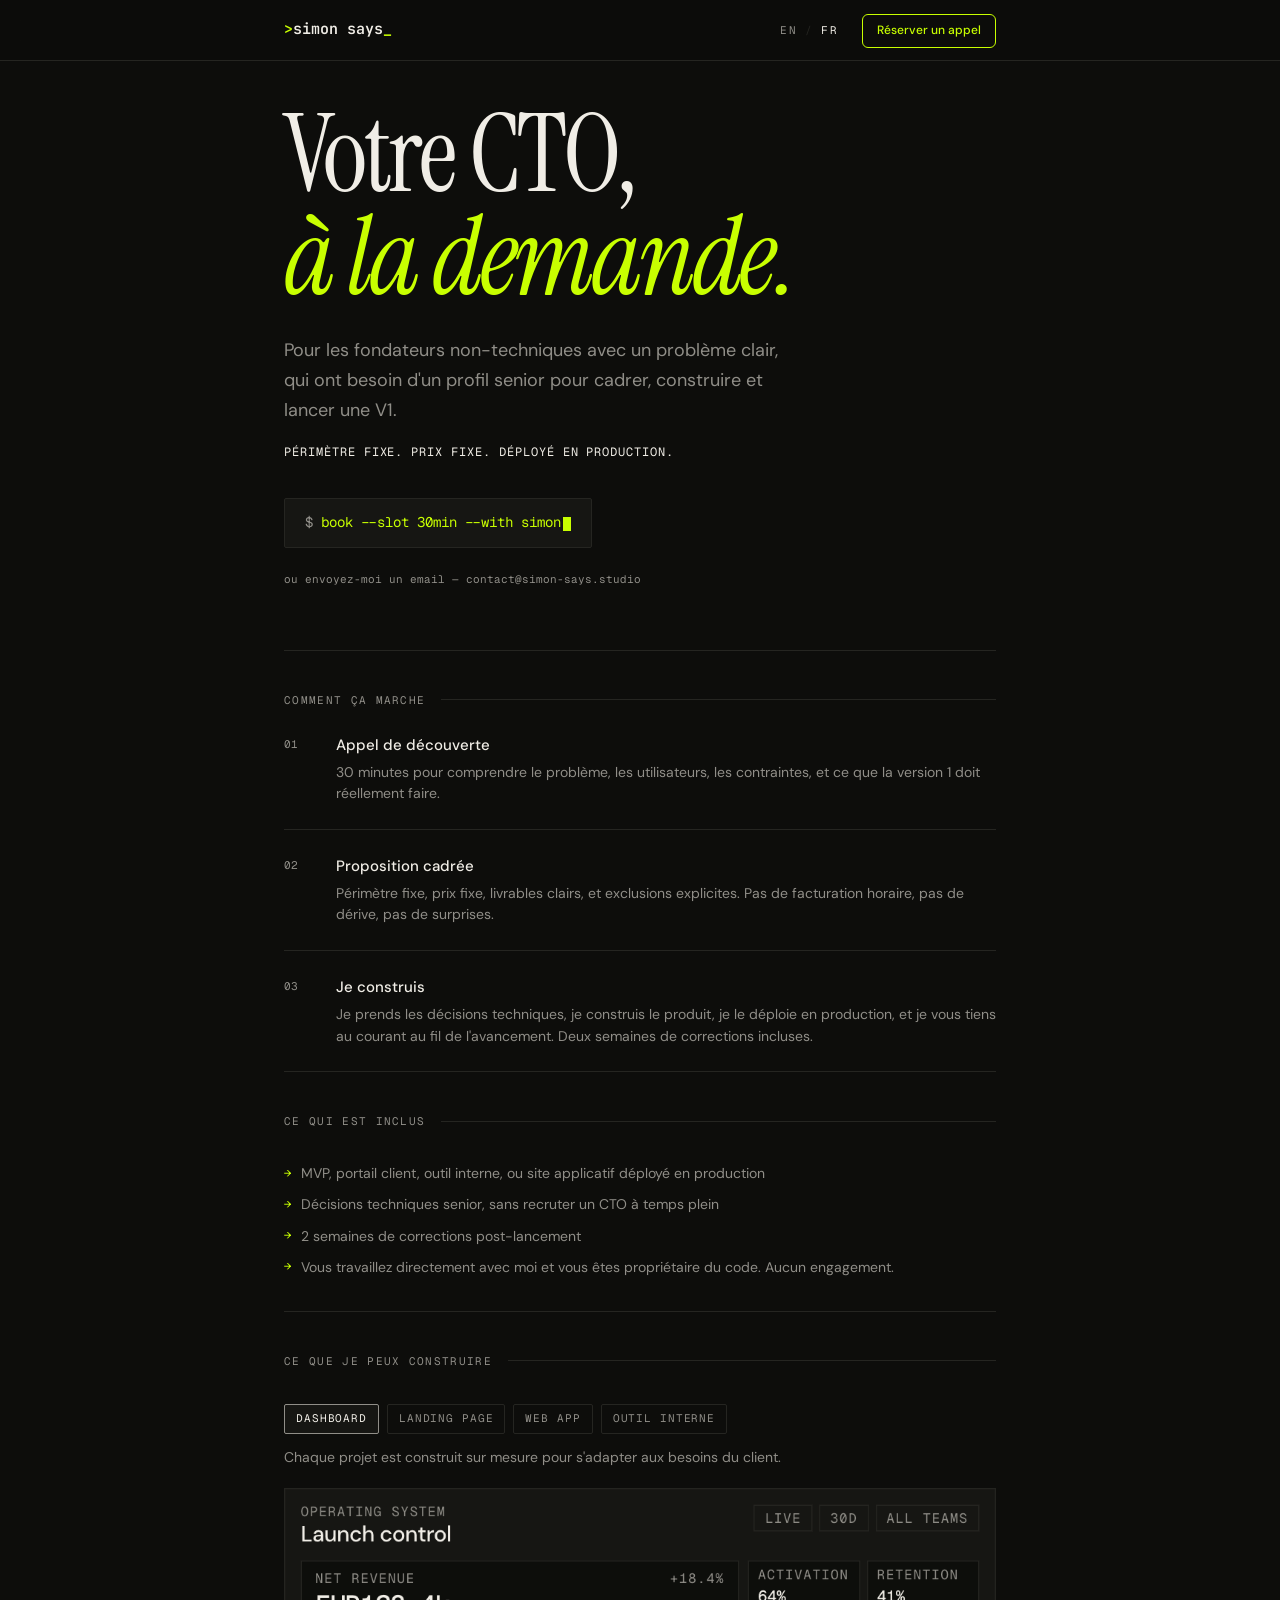
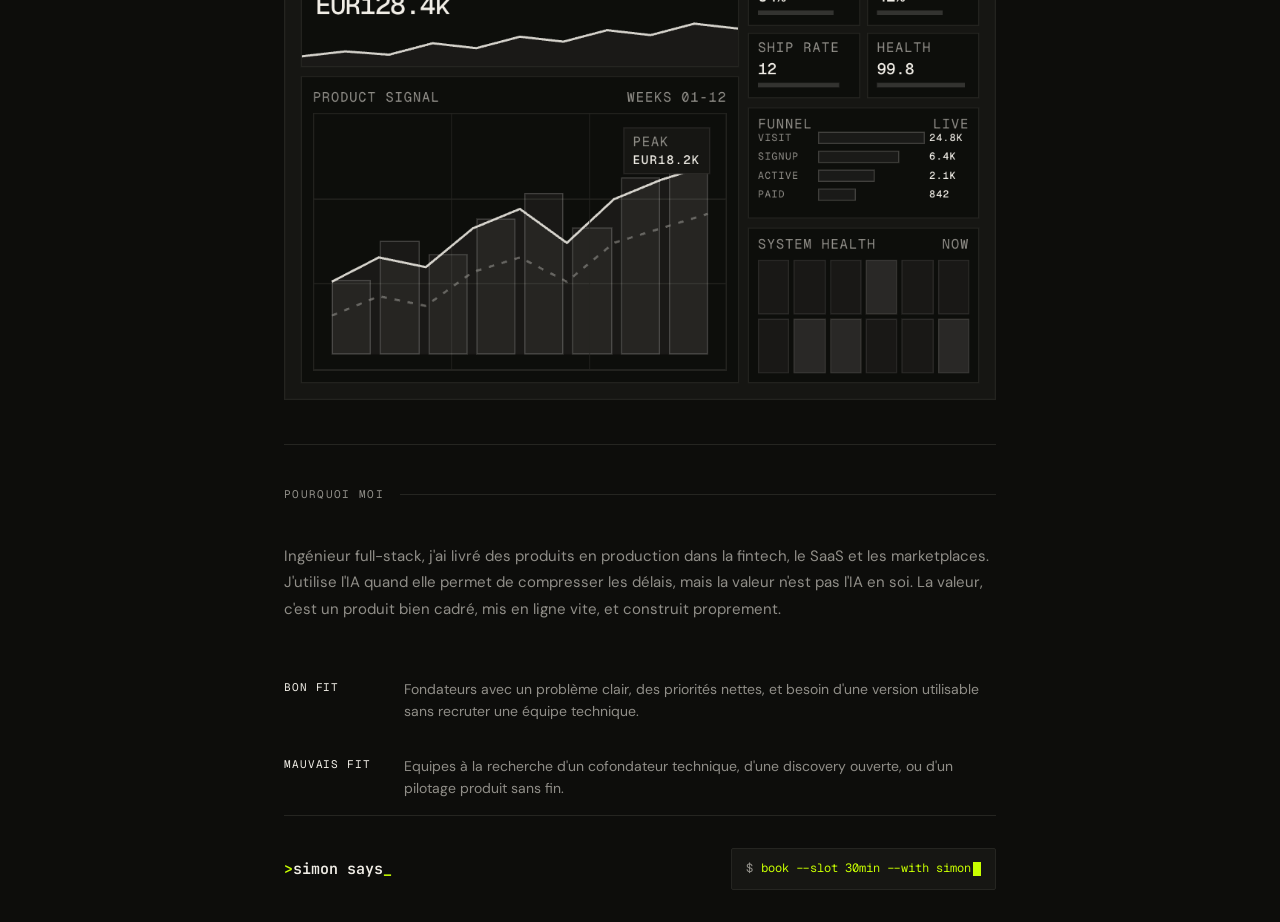
<file: index.html>
<!DOCTYPE html>
<html lang="fr">
<head>
  <meta charset="UTF-8">
  <meta name="viewport" content="width=device-width, initial-scale=1.0">
  <title>Simon — Builder CTO</title>
  <meta name="description" content="Votre CTO à la demande. Je prends les décisions techniques, je construis le produit, et je vous livre quelque chose qui fonctionne.">

  <!-- Open Graph -->
  <meta property="og:type"        content="website">
  <meta property="og:url"         content="https://simon-says.studio">
  <meta property="og:title"       content="Simon — Builder CTO">
  <meta property="og:description" content="Votre CTO à la demande. Je prends les décisions techniques, je construis le produit, et je vous livre quelque chose qui fonctionne.">

  <!-- Canonical + hreflang -->
  <link rel="canonical" href="https://simon-says.studio">
  <link rel="alternate" hreflang="en" href="https://simon-says.studio/en">
  <link rel="alternate" hreflang="fr" href="https://simon-says.studio">

  <!-- Favicon (inline SVG — no extra file) -->
  <link rel="icon" href="data:image/svg+xml,<svg xmlns='http://www.w3.org/2000/svg' viewBox='0 0 32 32'><rect width='32' height='32' fill='%230D0D0B'/><text x='50%25' y='50%25' dominant-baseline='central' text-anchor='middle' font-family='monospace' font-size='20' font-weight='600' fill='%23c8ff00'>&gt;_</text></svg>">

  <link rel="preconnect" href="https://fonts.googleapis.com">
  <link rel="preconnect" href="https://fonts.gstatic.com" crossorigin>
  <link href="https://fonts.googleapis.com/css2?family=Instrument+Serif:ital@0;1&amp;family=DM+Sans:ital,opsz,wght@0,9..40,300;0,9..40,400;0,9..40,500;1,9..40,300;1,9..40,400&amp;family=Geist+Mono:wght@300;400;500&amp;family=JetBrains+Mono:wght@600&amp;display=swap" rel="stylesheet">

  <link rel="stylesheet" href="styles.css">
</head>
<body>
  <div class="masthead-bar">
    <div class="masthead">
      <span class="masthead-logo"><span class="accent">&gt;</span>simon says<span class="accent">_</span></span>
      <div class="masthead-right">
        <nav class="lang-switch" aria-label="Langue">
          <a href="/en">EN</a>
          <span class="sep">/</span>
          <span class="active" aria-current="page">FR</span>
        </nav>
        <a href="https://calendly.com/contact-simon-says/30min" class="header-cta" target="_blank" rel="noopener">Réserver un appel</a>
      </div>
    </div>
  </div>

  <main class="container">

    <div class="hero">
      <h1 class="hero-title">Votre CTO,<em>à la demande.</em></h1>

      <p class="hero-sub">
        Pour les fondateurs non-techniques avec un problème clair, qui ont besoin d'un profil senior pour cadrer, construire et lancer une V1.
      </p>
      <p class="hero-meta">Périmètre fixe. Prix fixe. Déployé en production.</p>

      <a href="https://calendly.com/contact-simon-says/30min" class="terminal-cta" target="_blank" rel="noopener" aria-label="Réserver un appel de 30 minutes avec Simon">
        <span class="prompt">$</span>
        <span class="cmd">book --slot 30min --with simon<span class="cursor" aria-hidden="true"></span></span>
      </a>
      <br>
      <a href="mailto:contact@simon-says.studio" class="cta-fallback">ou envoyez-moi un email — contact@simon-says.studio</a>
    </div>

    <h2 class="section-label">Comment ça marche</h2>

    <div class="steps">
      <div class="step">
        <span class="step-num" aria-hidden="true">01</span>
        <div>
          <h3>Appel de découverte</h3>
          <p>30 minutes pour comprendre le problème, les utilisateurs, les contraintes, et ce que la version 1 doit réellement faire.</p>
        </div>
      </div>
      <div class="step">
        <span class="step-num" aria-hidden="true">02</span>
        <div>
          <h3>Proposition cadrée</h3>
          <p>Périmètre fixe, prix fixe, livrables clairs, et exclusions explicites. Pas de facturation horaire, pas de dérive, pas de surprises.</p>
        </div>
      </div>
      <div class="step">
        <span class="step-num" aria-hidden="true">03</span>
        <div>
          <h3>Je construis</h3>
          <p>Je prends les décisions techniques, je construis le produit, je le déploie en production, et je vous tiens au courant au fil de l'avancement. Deux semaines de corrections incluses.</p>
        </div>
      </div>
    </div>

    <h2 class="section-label">Ce qui est inclus</h2>

    <div class="includes">
      <ul class="includes-list">
        <li>MVP, portail client, outil interne, ou site applicatif déployé en production</li>
        <li>Décisions techniques senior, sans recruter un CTO à temps plein</li>
        <li>2 semaines de corrections post-lancement</li>
        <li>Vous travaillez directement avec moi et vous êtes propriétaire du code. Aucun engagement.</li>
      </ul>
    </div>

    <h2 class="section-label">Ce que je peux construire</h2>

    <div class="specimens" data-specimens aria-label="Exemples stylisés d'interfaces possibles">
      <div class="specimen-tabs" role="group" aria-label="Types d'interfaces">
        <button class="specimen-tab" type="button" id="specimen-dashboard-tab" aria-pressed="true" aria-controls="specimen-dashboard" data-specimen-target="specimen-dashboard">Dashboard</button>
        <button class="specimen-tab" type="button" id="specimen-landing-tab" aria-pressed="false" aria-controls="specimen-landing" data-specimen-target="specimen-landing">Landing page</button>
        <button class="specimen-tab" type="button" id="specimen-web-app-tab" aria-pressed="false" aria-controls="specimen-web-app" data-specimen-target="specimen-web-app">Web app</button>
        <button class="specimen-tab" type="button" id="specimen-internal-tool-tab" aria-pressed="false" aria-controls="specimen-internal-tool" data-specimen-target="specimen-internal-tool">Outil interne</button>
      </div>
      <p class="specimen-note">Chaque projet est construit sur mesure pour s'adapter aux besoins du client.</p>

      <div class="specimen-stage">
        <article class="specimen" id="specimen-dashboard" aria-labelledby="specimen-dashboard-tab">
          <figure class="specimen-frame">
            <img src="assets/specimens/dashboard.png" width="960" height="690" alt="Exemple stylisé et abstrait de dashboard produit">
          </figure>
        </article>

        <article class="specimen" id="specimen-landing" aria-labelledby="specimen-landing-tab" hidden>
          <figure class="specimen-frame">
            <img src="assets/specimens/landing.png" width="960" height="690" alt="Exemple stylisé et abstrait de page de lancement">
          </figure>
        </article>

        <article class="specimen" id="specimen-web-app" aria-labelledby="specimen-web-app-tab" hidden>
          <figure class="specimen-frame">
            <img src="assets/specimens/web-app.png" width="960" height="690" alt="Exemple stylisé et abstrait de web app">
          </figure>
        </article>

        <article class="specimen" id="specimen-internal-tool" aria-labelledby="specimen-internal-tool-tab" hidden>
          <figure class="specimen-frame">
            <img src="assets/specimens/internal-tool.png" width="960" height="690" alt="Exemple stylisé et abstrait d'outil interne">
          </figure>
        </article>
      </div>
    </div>

    <h2 class="section-label">Pourquoi moi</h2>

    <div class="about">
      <p>
        Ingénieur full-stack, j'ai livré des produits en production dans la fintech, le SaaS et les marketplaces. J'utilise l'IA quand elle permet de compresser les délais, mais la valeur n'est pas l'IA en soi. La valeur, c'est un produit bien cadré, mis en ligne vite, et construit proprement.
      </p>
    </div>

    <dl class="fit">
      <div class="fit-row">
        <dt class="fit-label">Bon fit</dt>
        <dd>Fondateurs avec un problème clair, des priorités nettes, et besoin d'une version utilisable sans recruter une équipe technique.</dd>
      </div>
      <div class="fit-row">
        <dt class="fit-label">Mauvais fit</dt>
        <dd>Equipes à la recherche d'un cofondateur technique, d'une discovery ouverte, ou d'un pilotage produit sans fin.</dd>
      </div>
    </dl>

    <footer class="site-footer">
      <span class="masthead-logo"><span class="accent">&gt;</span>simon says<span class="accent">_</span></span>
      <a href="https://calendly.com/contact-simon-says/30min" class="terminal-cta footer-cta" target="_blank" rel="noopener" aria-label="Réserver un appel de 30 minutes avec Simon">
        <span class="prompt">$</span>
        <span class="cmd">book --slot 30min --with simon<span class="cursor" aria-hidden="true"></span></span>
      </a>
    </footer>
  </main>
  <script src="site.js"></script>
</body>
</html>
</file>
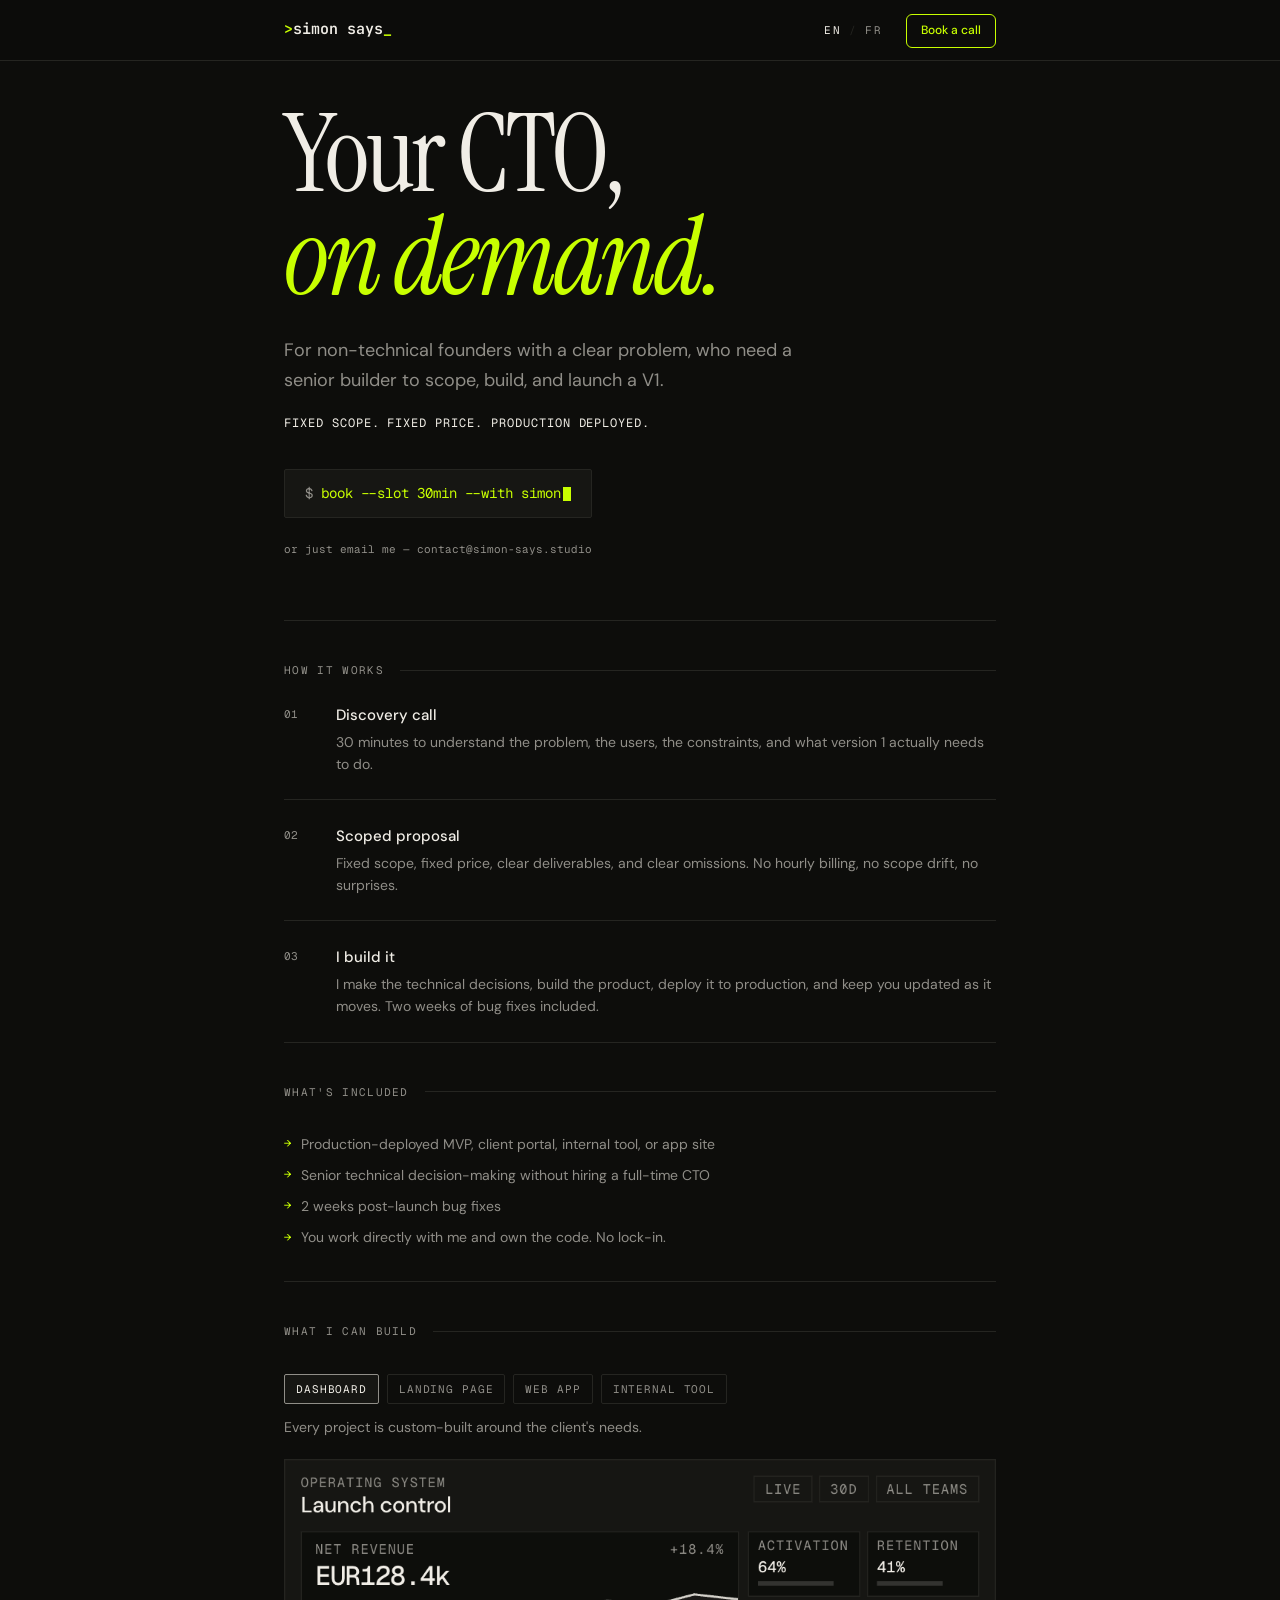
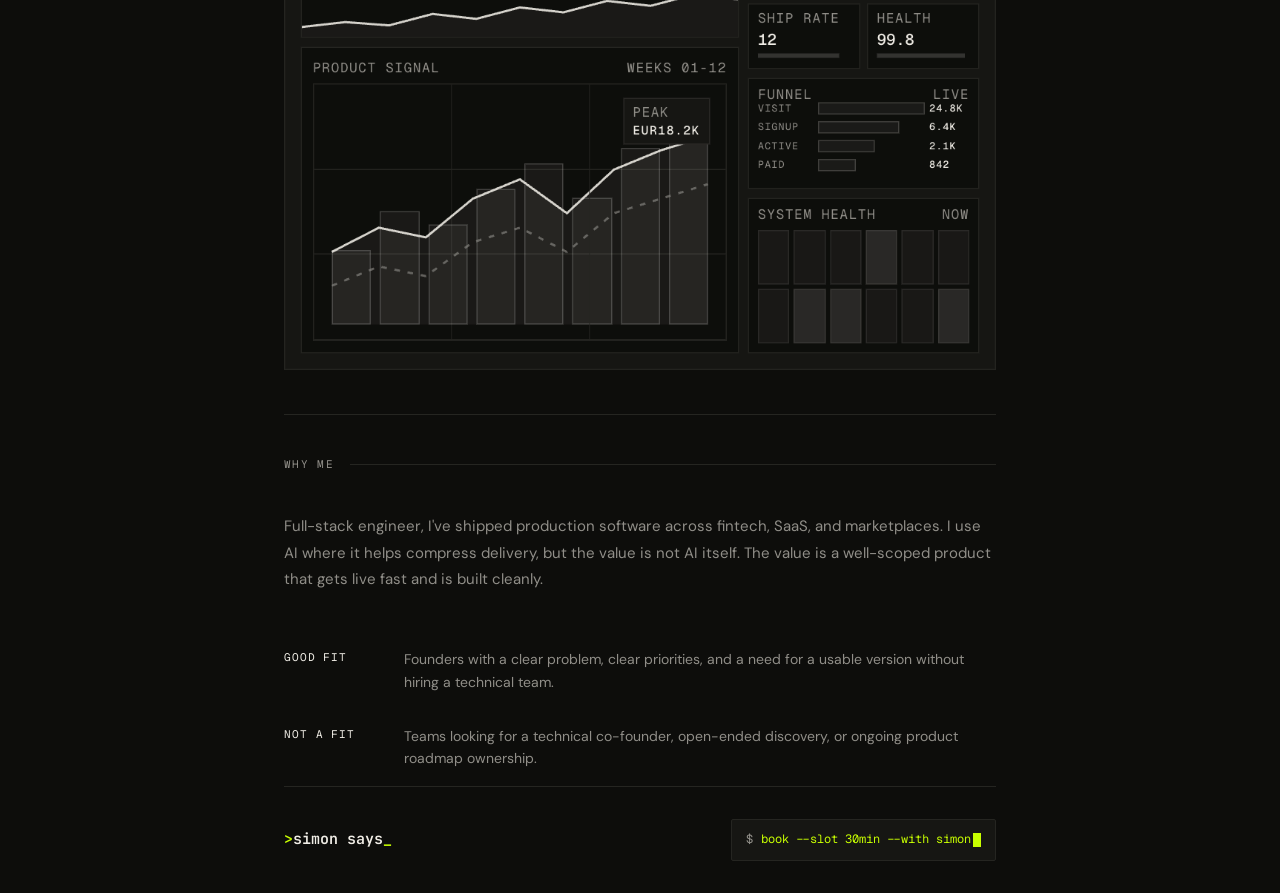
<file: en/index.html>
<!DOCTYPE html>
<html lang="en">
<head>
  <meta charset="UTF-8">
  <meta name="viewport" content="width=device-width, initial-scale=1.0">
  <title>Simon — Builder CTO</title>
  <meta name="description" content="Your CTO, on demand. I make the technical decisions, build the product, and hand you something that works.">

  <!-- Open Graph -->
  <meta property="og:type"        content="website">
  <meta property="og:url"         content="https://simon-says.studio/en">
  <meta property="og:title"       content="Simon — Builder CTO">
  <meta property="og:description" content="Your CTO, on demand. I make the technical decisions, build the product, and hand you something that works.">

  <!-- Canonical + hreflang -->
  <link rel="canonical" href="https://simon-says.studio/en">
  <link rel="alternate" hreflang="en" href="https://simon-says.studio/en">
  <link rel="alternate" hreflang="fr" href="https://simon-says.studio">

  <!-- Favicon (inline SVG — no extra file) -->
  <link rel="icon" href="data:image/svg+xml,<svg xmlns='http://www.w3.org/2000/svg' viewBox='0 0 32 32'><rect width='32' height='32' fill='%230D0D0B'/><text x='50%25' y='50%25' dominant-baseline='central' text-anchor='middle' font-family='monospace' font-size='20' font-weight='600' fill='%23c8ff00'>&gt;_</text></svg>">

  <link rel="preconnect" href="https://fonts.googleapis.com">
  <link rel="preconnect" href="https://fonts.gstatic.com" crossorigin>
  <link href="https://fonts.googleapis.com/css2?family=Instrument+Serif:ital@0;1&amp;family=DM+Sans:ital,opsz,wght@0,9..40,300;0,9..40,400;0,9..40,500;1,9..40,300;1,9..40,400&amp;family=Geist+Mono:wght@300;400;500&amp;family=JetBrains+Mono:wght@600&amp;display=swap" rel="stylesheet">

  <link rel="stylesheet" href="../styles.css">
</head>
<body>
  <div class="masthead-bar">
    <div class="masthead">
      <span class="masthead-logo"><span class="accent">&gt;</span>simon says<span class="accent">_</span></span>
      <div class="masthead-right">
        <nav class="lang-switch" aria-label="Language">
          <span class="active" aria-current="page">EN</span>
          <span class="sep">/</span>
          <a href="/">FR</a>
        </nav>
        <a href="https://calendly.com/contact-simon-says/30min" class="header-cta" target="_blank" rel="noopener">Book a call</a>
      </div>
    </div>
  </div>

  <main class="container">

    <div class="hero">
      <h1 class="hero-title">Your CTO,<em>on demand.</em></h1>

      <p class="hero-sub">
        For non-technical founders with a clear problem, who need a senior builder to scope, build, and launch a V1.
      </p>
      <p class="hero-meta">Fixed scope. Fixed price. Production deployed.</p>

      <a href="https://calendly.com/contact-simon-says/30min" class="terminal-cta" target="_blank" rel="noopener" aria-label="Book a 30-minute call with Simon">
        <span class="prompt">$</span>
        <span class="cmd">book --slot 30min --with simon<span class="cursor" aria-hidden="true"></span></span>
      </a>
      <br>
      <a href="mailto:contact@simon-says.studio" class="cta-fallback">or just email me — contact@simon-says.studio</a>
    </div>

    <h2 class="section-label">How it works</h2>

    <div class="steps">
      <div class="step">
        <span class="step-num" aria-hidden="true">01</span>
        <div>
          <h3>Discovery call</h3>
          <p>30 minutes to understand the problem, the users, the constraints, and what version 1 actually needs to do.</p>
        </div>
      </div>
      <div class="step">
        <span class="step-num" aria-hidden="true">02</span>
        <div>
          <h3>Scoped proposal</h3>
          <p>Fixed scope, fixed price, clear deliverables, and clear omissions. No hourly billing, no scope drift, no surprises.</p>
        </div>
      </div>
      <div class="step">
        <span class="step-num" aria-hidden="true">03</span>
        <div>
          <h3>I build it</h3>
          <p>I make the technical decisions, build the product, deploy it to production, and keep you updated as it moves. Two weeks of bug fixes included.</p>
        </div>
      </div>
    </div>

    <h2 class="section-label">What's included</h2>

    <div class="includes">
      <ul class="includes-list">
        <li>Production-deployed MVP, client portal, internal tool, or app site</li>
        <li>Senior technical decision-making without hiring a full-time CTO</li>
        <li>2 weeks post-launch bug fixes</li>
        <li>You work directly with me and own the code. No lock-in.</li>
      </ul>
    </div>

    <h2 class="section-label">What I can build</h2>

    <div class="specimens" data-specimens aria-label="Stylized examples of possible interfaces">
      <div class="specimen-tabs" role="group" aria-label="Interface types">
        <button class="specimen-tab" type="button" id="specimen-dashboard-tab" aria-pressed="true" aria-controls="specimen-dashboard" data-specimen-target="specimen-dashboard">Dashboard</button>
        <button class="specimen-tab" type="button" id="specimen-landing-tab" aria-pressed="false" aria-controls="specimen-landing" data-specimen-target="specimen-landing">Landing page</button>
        <button class="specimen-tab" type="button" id="specimen-web-app-tab" aria-pressed="false" aria-controls="specimen-web-app" data-specimen-target="specimen-web-app">Web app</button>
        <button class="specimen-tab" type="button" id="specimen-internal-tool-tab" aria-pressed="false" aria-controls="specimen-internal-tool" data-specimen-target="specimen-internal-tool">Internal tool</button>
      </div>
      <p class="specimen-note">Every project is custom-built around the client's needs.</p>

      <div class="specimen-stage">
        <article class="specimen" id="specimen-dashboard" aria-labelledby="specimen-dashboard-tab">
          <figure class="specimen-frame">
            <img src="../assets/specimens/dashboard.png" width="960" height="690" alt="Stylized abstract example of a product dashboard">
          </figure>
        </article>

        <article class="specimen" id="specimen-landing" aria-labelledby="specimen-landing-tab" hidden>
          <figure class="specimen-frame">
            <img src="../assets/specimens/landing.png" width="960" height="690" alt="Stylized abstract example of a launch page">
          </figure>
        </article>

        <article class="specimen" id="specimen-web-app" aria-labelledby="specimen-web-app-tab" hidden>
          <figure class="specimen-frame">
            <img src="../assets/specimens/web-app.png" width="960" height="690" alt="Stylized abstract example of a web app workspace">
          </figure>
        </article>

        <article class="specimen" id="specimen-internal-tool" aria-labelledby="specimen-internal-tool-tab" hidden>
          <figure class="specimen-frame">
            <img src="../assets/specimens/internal-tool.png" width="960" height="690" alt="Stylized abstract example of an internal admin tool">
          </figure>
        </article>
      </div>
    </div>

    <h2 class="section-label">Why me</h2>

    <div class="about">
      <p>
        Full-stack engineer, I've shipped production software across fintech, SaaS, and marketplaces. I use AI where it helps compress delivery, but the value is not AI itself. The value is a well-scoped product that gets live fast and is built cleanly.
      </p>
    </div>

    <dl class="fit">
      <div class="fit-row">
        <dt class="fit-label">Good fit</dt>
        <dd>Founders with a clear problem, clear priorities, and a need for a usable version without hiring a technical team.</dd>
      </div>
      <div class="fit-row">
        <dt class="fit-label">Not a fit</dt>
        <dd>Teams looking for a technical co-founder, open-ended discovery, or ongoing product roadmap ownership.</dd>
      </div>
    </dl>

    <footer class="site-footer">
      <span class="masthead-logo"><span class="accent">&gt;</span>simon says<span class="accent">_</span></span>
      <a href="https://calendly.com/contact-simon-says/30min" class="terminal-cta footer-cta" target="_blank" rel="noopener" aria-label="Book a 30-minute call with Simon">
        <span class="prompt">$</span>
        <span class="cmd">book --slot 30min --with simon<span class="cursor" aria-hidden="true"></span></span>
      </a>
    </footer>
  </main>
  <script src="../site.js"></script>
</body>
</html>
</file>
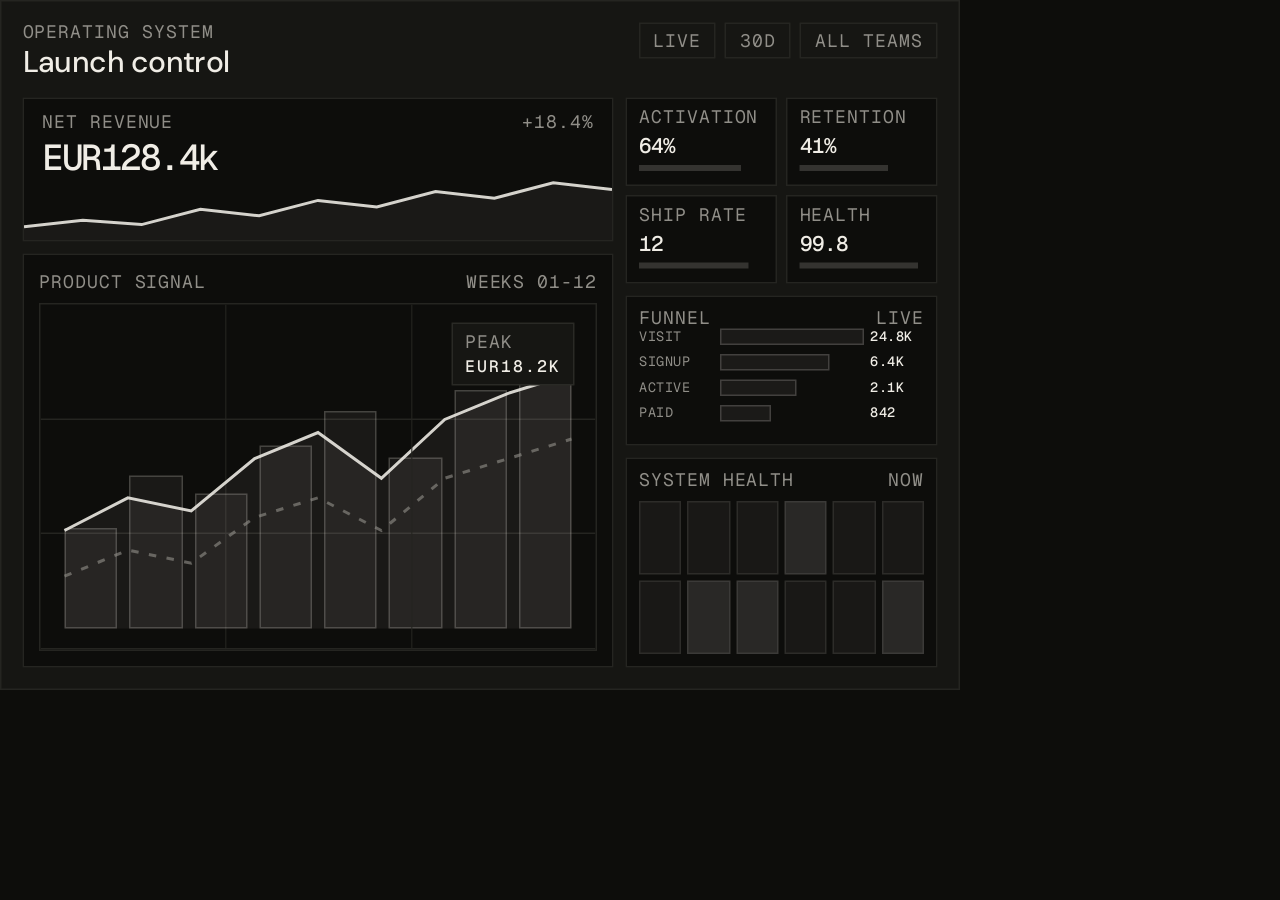
<file: specimens/dashboard.html>
<!DOCTYPE html>
<html lang="en">
<head>
  <meta charset="UTF-8">
  <meta name="viewport" content="width=device-width, initial-scale=1.0">
  <title>Dashboard specimen</title>
  <link rel="preconnect" href="https://fonts.googleapis.com">
  <link rel="preconnect" href="https://fonts.gstatic.com" crossorigin>
  <link href="https://fonts.googleapis.com/css2?family=DM+Sans:opsz,wght@9..40,400;9..40,500&amp;family=Geist+Mono:wght@400;500&amp;display=swap" rel="stylesheet">
  <link rel="stylesheet" href="specimens.css">
</head>
<body class="capture-card">
  <main class="capture">
    <section class="screen dashboard" aria-label="Abstract dashboard interface specimen">
      <header class="dashboard-header">
        <div>
          <p class="mono muted">Operating system</p>
          <h1 class="dashboard-title">Launch control</h1>
        </div>
        <div class="dashboard-meta">
          <span class="chip mono">Live</span>
          <span class="chip mono">30d</span>
          <span class="chip mono">All teams</span>
        </div>
      </header>

      <section class="dashboard-body">
        <div class="dashboard-main">
          <article class="hero-kpi panel">
            <div class="hero-kpi-top mono muted">
              <span>Net revenue</span>
              <span>+18.4%</span>
            </div>
            <strong>EUR128.4k</strong>
            <div class="sparkline" aria-hidden="true">
              <svg viewBox="0 0 280 60" preserveAspectRatio="none" aria-hidden="true" focusable="false">
                <path class="spark-area" d="M0 48 L28 42 L56 46 L84 32 L112 38 L140 24 L168 30 L196 16 L224 22 L252 8 L280 14 L280 60 L0 60 Z"/>
                <path class="spark-path" d="M0 48 L28 42 L56 46 L84 32 L112 38 L140 24 L168 30 L196 16 L224 22 L252 8 L280 14"/>
              </svg>
            </div>
          </article>

          <div class="command-chart panel">
            <div class="panel-head mono muted">
              <span>Product signal</span>
              <span>Weeks 01-12</span>
            </div>
            <div class="chart-stage">
              <div class="chart-gridlines" aria-hidden="true">
                <span></span>
                <span></span>
                <span></span>
              </div>
              <div class="chart-bars" aria-hidden="true">
                <span style="--h: 34%"></span>
                <span style="--h: 52%"></span>
                <span style="--h: 46%"></span>
                <span style="--h: 62%"></span>
                <span style="--h: 74%"></span>
                <span style="--h: 58%"></span>
                <span style="--h: 81%"></span>
                <span style="--h: 88%"></span>
              </div>
              <svg class="trend-chart" viewBox="0 0 480 90" preserveAspectRatio="none" aria-hidden="true" focusable="false">
                <path class="trend-area" d="M0 60 L60 50 L120 54 L180 38 L240 30 L300 44 L360 26 L420 18 L480 12 L480 90 L0 90 Z"/>
                <path class="trend-path" d="M0 60 L60 50 L120 54 L180 38 L240 30 L300 44 L360 26 L420 18 L480 12"/>
                <path class="trend-path trend-path-muted" d="M0 74 L60 66 L120 70 L180 56 L240 50 L300 60 L360 44 L420 38 L480 32"/>
              </svg>
              <div class="chart-callout mono">
                <span>Peak</span>
                <strong>EUR18.2k</strong>
              </div>
            </div>
          </div>
        </div>

        <aside class="dashboard-side">
          <div class="metrics">
            <div class="metric panel" style="--w: 82%">
              <span class="mono muted">Activation</span>
              <strong>64%</strong>
              <span class="metric-bar"></span>
            </div>
            <div class="metric panel" style="--w: 71%">
              <span class="mono muted">Retention</span>
              <strong>41%</strong>
              <span class="metric-bar"></span>
            </div>
            <div class="metric panel" style="--w: 88%">
              <span class="mono muted">Ship rate</span>
              <strong>12</strong>
              <span class="metric-bar"></span>
            </div>
            <div class="metric panel" style="--w: 95%">
              <span class="mono muted">Health</span>
              <strong>99.8</strong>
              <span class="metric-bar"></span>
            </div>
          </div>

          <section class="funnel panel">
            <div class="panel-head mono muted">
              <span>Funnel</span>
              <span>Live</span>
            </div>
            <div class="funnel-bars">
              <div class="funnel-row" style="--w: 100%"><span>Visit</span><strong>24.8k</strong></div>
              <div class="funnel-row" style="--w: 76%"><span>Signup</span><strong>6.4k</strong></div>
              <div class="funnel-row" style="--w: 52%"><span>Active</span><strong>2.1k</strong></div>
              <div class="funnel-row" style="--w: 34%"><span>Paid</span><strong>842</strong></div>
            </div>
          </section>

          <section class="health panel">
            <div class="panel-head mono muted">
              <span>System health</span>
              <span>Now</span>
            </div>
            <div class="health-grid">
              <span></span><span></span><span></span><span></span><span></span><span></span>
              <span></span><span></span><span></span><span></span><span></span><span></span>
            </div>
          </section>
        </aside>
      </section>
    </section>
  </main>
</body>
</html>
</file>
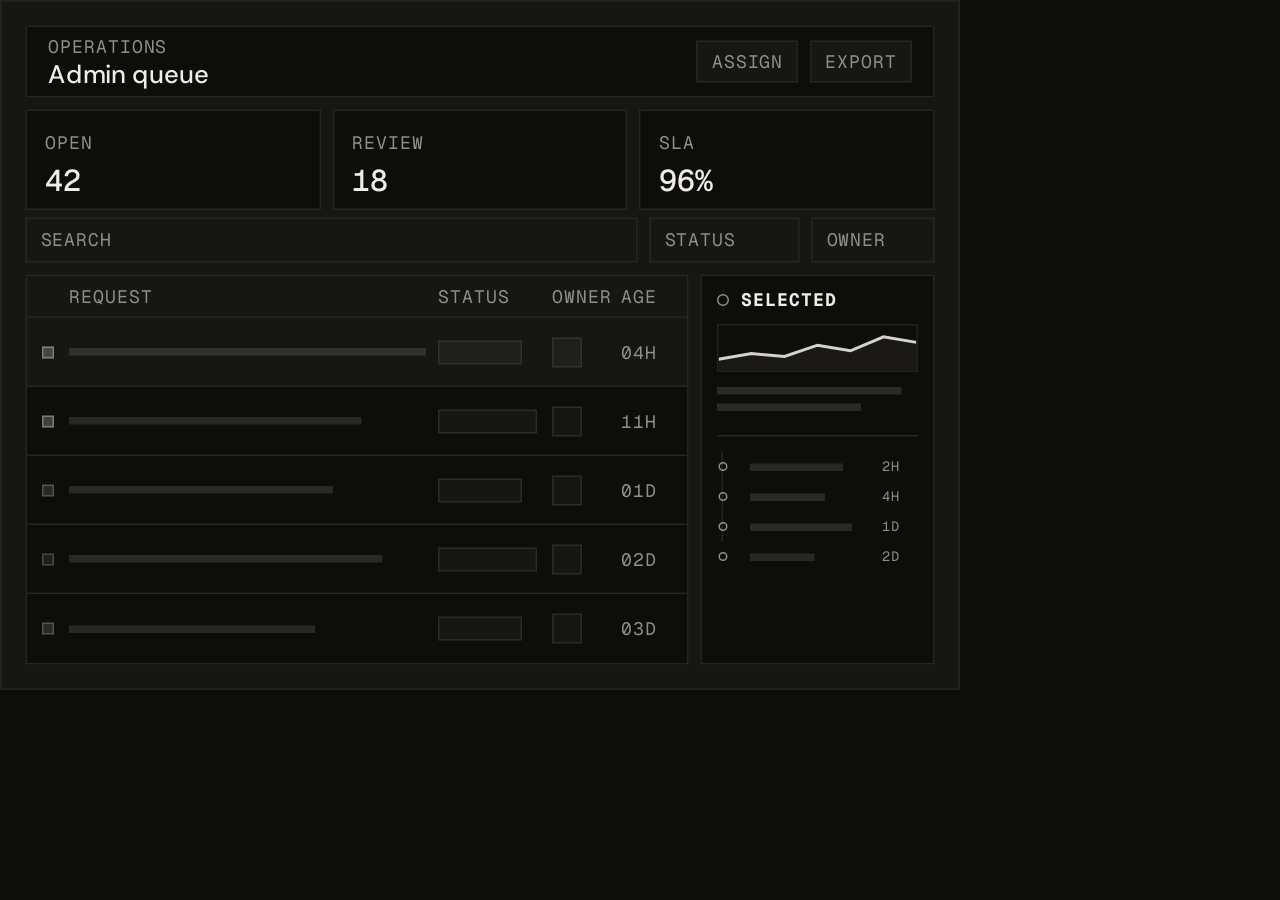
<file: specimens/internal-tool.html>
<!DOCTYPE html>
<html lang="en">
<head>
  <meta charset="UTF-8">
  <meta name="viewport" content="width=device-width, initial-scale=1.0">
  <title>Internal tool specimen</title>
  <link rel="preconnect" href="https://fonts.googleapis.com">
  <link rel="preconnect" href="https://fonts.gstatic.com" crossorigin>
  <link href="https://fonts.googleapis.com/css2?family=DM+Sans:opsz,wght@9..40,400;9..40,500&amp;family=Geist+Mono:wght@400;500&amp;display=swap" rel="stylesheet">
  <link rel="stylesheet" href="specimens.css">
</head>
<body class="capture-card">
  <main class="capture">
    <section class="screen tool" aria-label="Abstract internal tool interface specimen">
      <header class="tool-top panel">
        <div>
          <span class="mono muted">Operations</span>
          <strong>Admin queue</strong>
        </div>
        <div class="tool-actions">
          <span class="chip mono">Assign</span>
          <span class="chip mono">Export</span>
        </div>
      </header>

      <section class="tool-metrics">
        <div class="panel">
          <span class="mono muted">Open</span>
          <strong>42</strong>
        </div>
        <div class="panel">
          <span class="mono muted">Review</span>
          <strong>18</strong>
        </div>
        <div class="panel">
          <span class="mono muted">SLA</span>
          <strong>96%</strong>
        </div>
      </section>

      <section class="tool-filters">
        <span class="chip mono">Search</span>
        <span class="chip mono">Status</span>
        <span class="chip mono">Owner</span>
      </section>

      <section class="tool-body">
        <div class="tool-table panel">
          <div class="tool-row tool-head mono muted">
            <span></span>
            <span>Request</span>
            <span>Status</span>
            <span>Owner</span>
            <span>Age</span>
          </div>
          <div class="tool-row is-selected">
            <span class="prio prio-high"></span>
            <span class="bar"></span>
            <b class="status-pill"></b>
            <i></i>
            <em class="mono muted">04h</em>
          </div>
          <div class="tool-row">
            <span class="prio prio-high"></span>
            <span class="bar" style="--w: 82%"></span>
            <b class="status-pill is-wide"></b>
            <i></i>
            <em class="mono muted">11h</em>
          </div>
          <div class="tool-row">
            <span class="prio prio-mid"></span>
            <span class="bar" style="--w: 74%"></span>
            <b class="status-pill"></b>
            <i></i>
            <em class="mono muted">01d</em>
          </div>
          <div class="tool-row">
            <span class="prio"></span>
            <span class="bar" style="--w: 88%"></span>
            <b class="status-pill is-wide"></b>
            <i></i>
            <em class="mono muted">02d</em>
          </div>
          <div class="tool-row">
            <span class="prio prio-mid"></span>
            <span class="bar" style="--w: 69%"></span>
            <b class="status-pill"></b>
            <i></i>
            <em class="mono muted">03d</em>
          </div>
        </div>

        <aside class="tool-detail panel">
          <div class="detail-head">
            <span class="dot"></span>
            <strong class="mono">Selected</strong>
          </div>
          <div class="detail-mini-chart">
            <svg viewBox="0 0 126 32" preserveAspectRatio="none" aria-hidden="true" focusable="false">
              <path class="spark-area" d="M0 24 L21 20 L42 22 L63 14 L84 18 L105 8 L126 12 L126 32 L0 32 Z"/>
              <path class="spark-path" d="M0 24 L21 20 L42 22 L63 14 L84 18 L105 8 L126 12"/>
            </svg>
          </div>
          <div class="detail-block">
            <span></span>
            <span style="--w: 72%"></span>
          </div>
          <div class="detail-timeline">
            <div class="tl-entry">
              <span class="tl-dot"></span>
              <span class="bar" style="--w: 78%"></span>
              <em class="mono muted">2h</em>
            </div>
            <div class="tl-entry">
              <span class="tl-dot"></span>
              <span class="bar" style="--w: 62%"></span>
              <em class="mono muted">4h</em>
            </div>
            <div class="tl-entry">
              <span class="tl-dot"></span>
              <span class="bar" style="--w: 85%"></span>
              <em class="mono muted">1d</em>
            </div>
            <div class="tl-entry">
              <span class="tl-dot"></span>
              <span class="bar" style="--w: 54%"></span>
              <em class="mono muted">2d</em>
            </div>
          </div>
        </aside>
      </section>
    </section>
  </main>
</body>
</html>
</file>
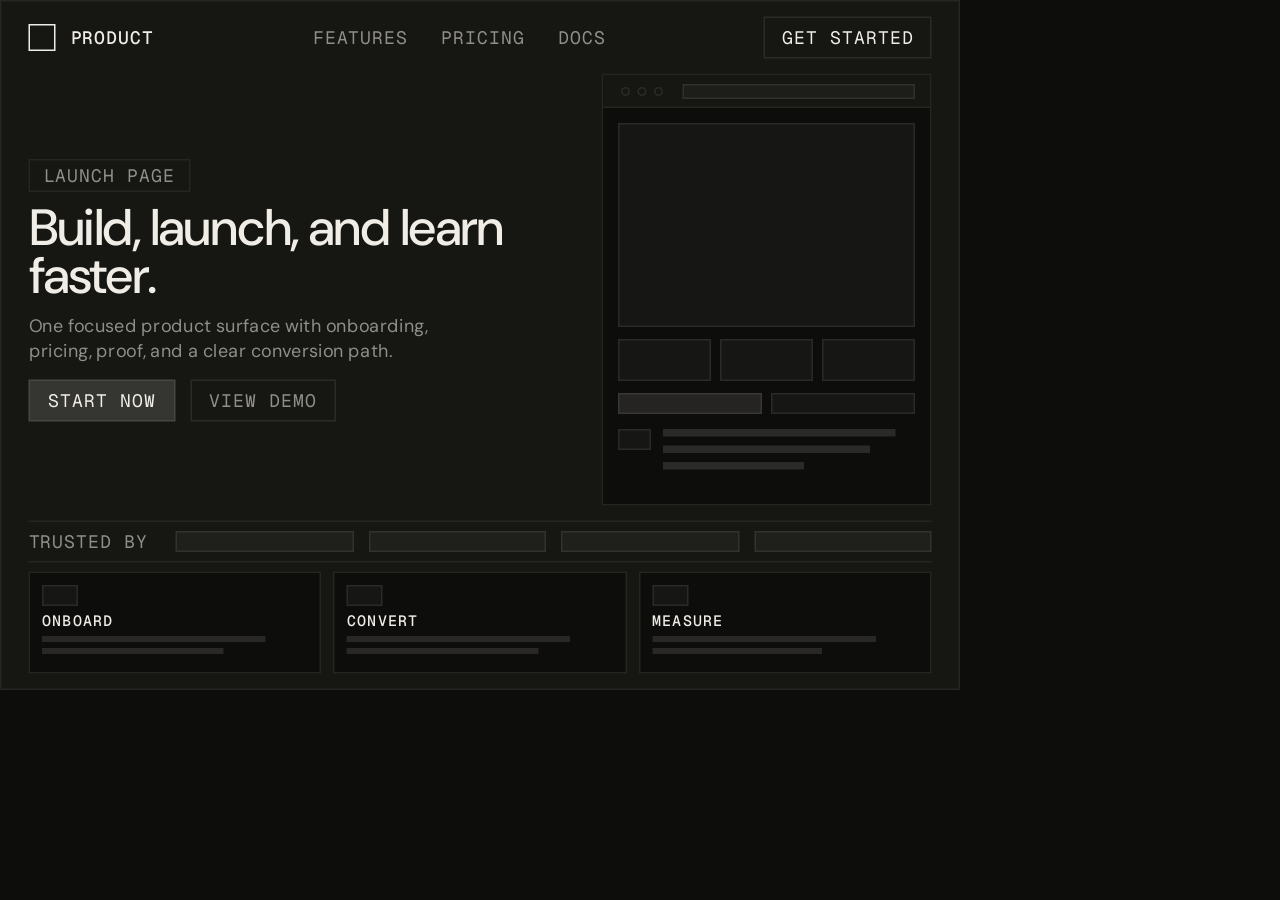
<file: specimens/landing.html>
<!DOCTYPE html>
<html lang="en">
<head>
  <meta charset="UTF-8">
  <meta name="viewport" content="width=device-width, initial-scale=1.0">
  <title>Landing page specimen</title>
  <link rel="preconnect" href="https://fonts.googleapis.com">
  <link rel="preconnect" href="https://fonts.gstatic.com" crossorigin>
  <link href="https://fonts.googleapis.com/css2?family=DM+Sans:opsz,wght@9..40,400;9..40,500&amp;family=Geist+Mono:wght@400;500&amp;display=swap" rel="stylesheet">
  <link rel="stylesheet" href="specimens.css">
</head>
<body class="capture-card">
  <main class="capture">
    <section class="screen landing" aria-label="Abstract landing page interface specimen">
      <header class="landing-nav">
        <div class="landing-logo">
          <span></span>
          <strong>Product</strong>
        </div>
        <nav class="landing-links mono" aria-label="Landing page navigation">
          <span>Features</span>
          <span>Pricing</span>
          <span>Docs</span>
        </nav>
        <span class="landing-nav-cta mono">Get started</span>
      </header>

      <section class="landing-hero">
        <div class="landing-hero-copy">
          <span class="landing-kicker mono">Launch page</span>
          <h1>Build, launch, and learn faster.</h1>
          <p>One focused product surface with onboarding, pricing, proof, and a clear conversion path.</p>
          <div class="landing-actions">
            <span class="landing-primary mono">Start now</span>
            <span class="landing-secondary mono">View demo</span>
          </div>
        </div>

        <aside class="landing-offer-panel panel" aria-label="Abstract offer panel">
          <div class="browser-chrome">
            <i></i><i></i><i></i>
            <span class="browser-bar"></span>
          </div>
          <div class="browser-body">
            <div class="browser-hero-img"></div>
            <div class="browser-stats">
              <span></span>
              <span></span>
              <span></span>
            </div>
            <div class="browser-cta">
              <span></span>
              <span></span>
            </div>
            <div class="browser-proof">
              <span class="quote-mark"></span>
              <div>
                <p></p>
                <p style="--w: 82%"></p>
                <p style="--w: 56%"></p>
              </div>
            </div>
          </div>
        </aside>
      </section>

      <section class="landing-proof mono" aria-label="Abstract proof strip">
        <span>Trusted by</span>
        <i></i>
        <i></i>
        <i></i>
        <i></i>
      </section>

      <section class="landing-feature-grid">
        <article>
          <span class="feature-icon"></span>
          <strong class="mono">Onboard</strong>
          <p></p>
          <p style="--w: 68%"></p>
        </article>
        <article>
          <span class="feature-icon"></span>
          <strong class="mono">Convert</strong>
          <p></p>
          <p style="--w: 72%"></p>
        </article>
        <article>
          <span class="feature-icon"></span>
          <strong class="mono">Measure</strong>
          <p></p>
          <p style="--w: 64%"></p>
        </article>
      </section>
    </section>
  </main>
</body>
</html>
</file>
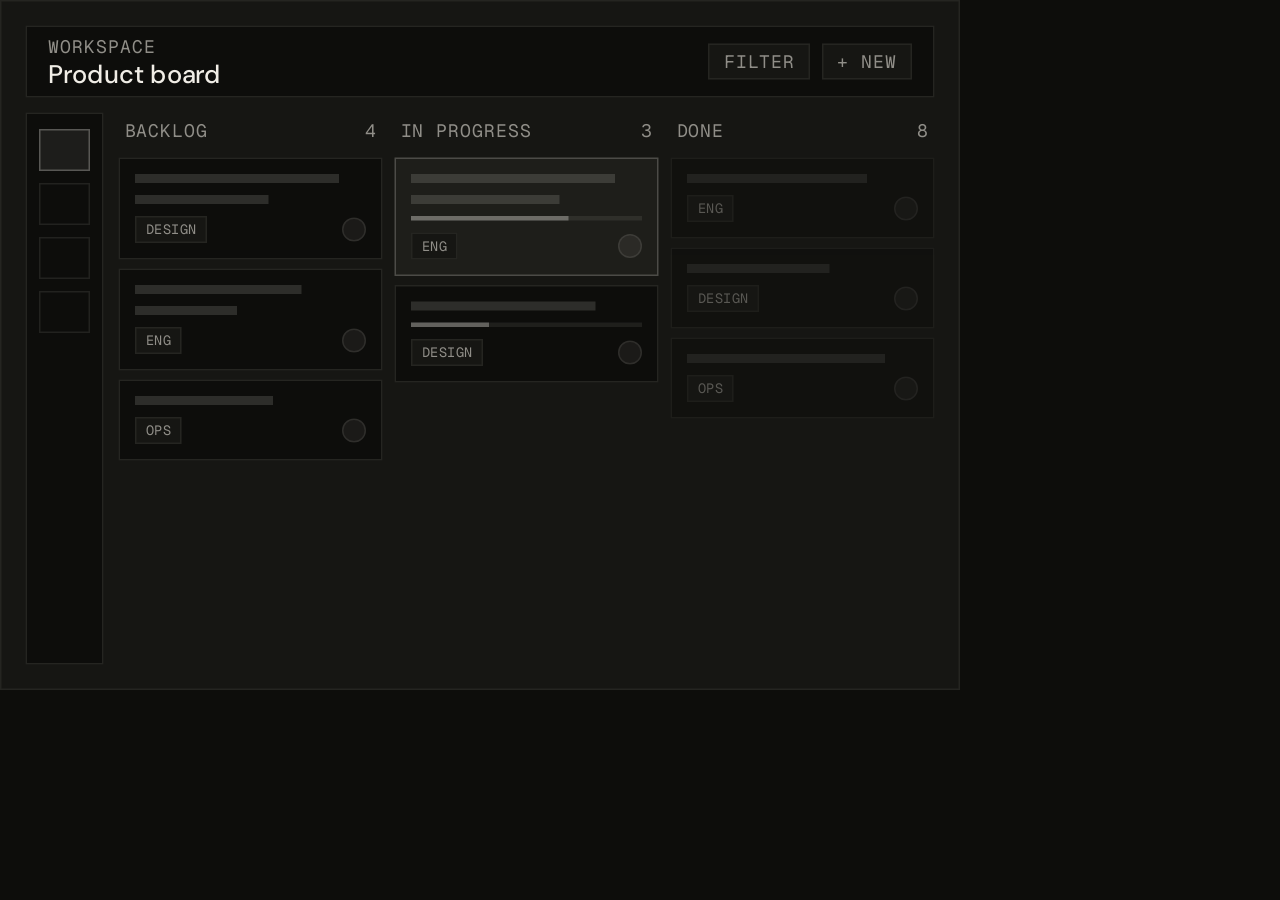
<file: specimens/web-app.html>
<!DOCTYPE html>
<html lang="en">
<head>
  <meta charset="UTF-8">
  <meta name="viewport" content="width=device-width, initial-scale=1.0">
  <title>Web app specimen</title>
  <link rel="preconnect" href="https://fonts.googleapis.com">
  <link rel="preconnect" href="https://fonts.gstatic.com" crossorigin>
  <link href="https://fonts.googleapis.com/css2?family=DM+Sans:opsz,wght@9..40,400;9..40,500&amp;family=Geist+Mono:wght@400;500&amp;display=swap" rel="stylesheet">
  <link rel="stylesheet" href="specimens.css">
</head>
<body class="capture-card">
  <main class="capture">
    <section class="screen board" aria-label="Abstract web app interface specimen">
      <header class="board-top panel">
        <div>
          <span class="mono muted">Workspace</span>
          <strong>Product board</strong>
        </div>
        <div class="board-top-actions">
          <span class="chip mono">Filter</span>
          <span class="chip mono">+ New</span>
        </div>
      </header>

      <section class="board-shell">
        <aside class="board-rail panel" aria-hidden="true">
          <span class="is-active"></span>
          <span></span>
          <span></span>
          <span></span>
        </aside>

        <section class="board-columns">
          <div class="board-col">
            <div class="board-col-head mono muted">
              <span>Backlog</span>
              <span>4</span>
            </div>
            <div class="board-card panel">
              <b></b>
              <b style="--w: 58%"></b>
              <div class="card-foot">
                <span class="chip mono">Design</span>
                <i></i>
              </div>
            </div>
            <div class="board-card panel">
              <b style="--w: 72%"></b>
              <b style="--w: 44%"></b>
              <div class="card-foot">
                <span class="chip mono">Eng</span>
                <i></i>
              </div>
            </div>
            <div class="board-card panel">
              <b style="--w: 60%"></b>
              <div class="card-foot">
                <span class="chip mono">Ops</span>
                <i></i>
              </div>
            </div>
          </div>

          <div class="board-col">
            <div class="board-col-head mono muted">
              <span>In progress</span>
              <span>3</span>
            </div>
            <div class="board-card panel is-active">
              <b></b>
              <b style="--w: 64%"></b>
              <span class="card-bar"><span style="--w: 68%"></span></span>
              <div class="card-foot">
                <span class="chip mono">Eng</span>
                <i></i>
              </div>
            </div>
            <div class="board-card panel">
              <b style="--w: 80%"></b>
              <span class="card-bar"><span style="--w: 34%"></span></span>
              <div class="card-foot">
                <span class="chip mono">Design</span>
                <i></i>
              </div>
            </div>
          </div>

          <div class="board-col">
            <div class="board-col-head mono muted">
              <span>Done</span>
              <span>8</span>
            </div>
            <div class="board-card panel is-done">
              <b style="--w: 78%"></b>
              <div class="card-foot">
                <span class="chip mono">Eng</span>
                <i></i>
              </div>
            </div>
            <div class="board-card panel is-done">
              <b style="--w: 62%"></b>
              <div class="card-foot">
                <span class="chip mono">Design</span>
                <i></i>
              </div>
            </div>
            <div class="board-card panel is-done">
              <b style="--w: 86%"></b>
              <div class="card-foot">
                <span class="chip mono">Ops</span>
                <i></i>
              </div>
            </div>
          </div>
        </section>
      </section>
    </section>
  </main>
</body>
</html>
</file>
<file: styles.css>
:root {
  --bg: #0D0D0B;
  --surface: #161613;
  --text: #F0EDE6;
  --muted: #908E88;
  --accent: #c8ff00;
  --border: #252521;

  --font-display: 'Instrument Serif', Georgia, serif;
  --font-body: 'DM Sans', system-ui, sans-serif;
  --font-mono: 'Geist Mono', monospace;
  --font-logo: 'JetBrains Mono', monospace;

  --max-w: 760px;
  --masthead-h: 47px;
  --space-xs: 8px;
  --space-md: 16px;
  --space-lg: 24px;
}

* {
  box-sizing: border-box;
  margin: 0;
  padding: 0;
}

::selection {
  background: var(--accent);
  color: var(--bg);
}

body {
  background: var(--bg);
  color: var(--text);
  font-family: var(--font-body);
  font-size: 16px;
  line-height: 1.65;
  -webkit-font-smoothing: antialiased;
  animation: fade-in 150ms ease-out;
}

@keyframes fade-in {
  from { opacity: 0; }
  to { opacity: 1; }
}

.container {
  max-width: var(--max-w);
  margin: 0 auto;
  padding: var(--masthead-h) 24px 0;
}

.masthead-bar {
  position: fixed;
  top: 0;
  left: 0;
  right: 0;
  z-index: 100;
  background: rgba(13, 13, 11, 0.85);
  backdrop-filter: blur(12px);
  -webkit-backdrop-filter: blur(12px);
  border-bottom: 1px solid var(--border);
}

.masthead {
  max-width: var(--max-w);
  margin: 0 auto;
  padding: 14px 24px 12px;
  display: flex;
  justify-content: space-between;
  align-items: baseline;
}

.masthead-logo {
  font-family: var(--font-logo);
  font-weight: 600;
  font-size: 15px;
  color: var(--text);
  white-space: nowrap;
  text-decoration: none;
}

.masthead-logo .accent {
  color: var(--accent);
}

.masthead-right {
  display: flex;
  align-items: baseline;
  gap: var(--space-lg);
}

.header-cta {
  font-family: var(--font-body);
  font-size: 12px;
  font-weight: 500;
  color: var(--accent);
  text-decoration: none;
  border: 1px solid var(--accent);
  padding: 6px 14px;
  border-radius: 6px;
  background: transparent;
  transition: background 150ms ease, color 150ms ease;
  white-space: nowrap;
}

.header-cta:hover {
  background: var(--accent);
  color: var(--bg);
}

.lang-switch {
  font-family: var(--font-mono);
  font-size: 11px;
  letter-spacing: 0.12em;
  text-transform: uppercase;
  display: flex;
  gap: 8px;
  align-items: baseline;
}

.lang-switch a {
  color: var(--muted);
  text-decoration: none;
  transition: color 150ms ease;
}

.lang-switch a:hover { color: var(--text); }
.lang-switch .active { color: var(--text); }
.lang-switch .sep { color: var(--border); }

.hero {
  padding: 56px 0 48px;
  border-bottom: 1px solid var(--border);
}

.hero-title {
  font-family: var(--font-display);
  font-size: clamp(64px, 13vw, 108px);
  line-height: 0.95;
  letter-spacing: -0.03em;
  margin-bottom: 28px;
  font-weight: 400;
}

.hero-title em {
  font-style: italic;
  color: var(--accent);
  display: block;
}

.hero-sub {
  font-size: 18px;
  line-height: 1.65;
  color: var(--muted);
  margin-bottom: 18px;
  max-width: 520px;
}

.hero-meta {
  font-family: var(--font-mono);
  font-size: 12px;
  line-height: 1.6;
  letter-spacing: 0.08em;
  text-transform: uppercase;
  color: var(--text);
  margin-bottom: 36px;
}

.terminal-cta {
  display: inline-flex;
  align-items: center;
  gap: 0;
  font-family: var(--font-mono);
  font-size: 14px;
  color: var(--accent);
  text-decoration: none;
  border: 1px solid var(--border);
  padding: 12px 20px;
  border-radius: 2px;
  background: var(--surface);
  transition: border-color 150ms ease;
}

.terminal-cta:hover {
  border-color: var(--accent);
  box-shadow: 0 0 20px rgba(200, 255, 0, 0.08);
}

.terminal-cta:focus-visible {
  outline: 2px solid var(--accent);
  outline-offset: 3px;
}

.terminal-cta .prompt {
  color: var(--muted);
  margin-right: 8px;
}

.cmd {
  display: inline;
  white-space: nowrap;
}

.cursor {
  display: inline-block;
  width: 8px;
  height: 14px;
  background: var(--accent);
  margin-left: 2px;
  vertical-align: middle;
  animation: blink 1.1s step-end infinite;
}

@keyframes blink {
  0%, 100% { opacity: 1; }
  50% { opacity: 0; }
}

.cta-fallback {
  display: inline-block;
  padding: 14px 0;
  margin-top: var(--space-xs);
  font-family: var(--font-mono);
  font-size: 11px;
  color: var(--muted);
  text-decoration: none;
}

.cta-fallback:hover,
.cta-fallback:visited {
  color: var(--muted);
}

.section-label {
  display: flex;
  align-items: center;
  gap: 16px;
  padding: 40px 0 0;
  font-family: var(--font-mono);
  font-size: 11px;
  font-weight: 400;
  color: var(--muted);
  text-transform: uppercase;
  letter-spacing: 0.12em;
}

.section-label::after {
  content: '';
  flex: 1;
  height: 1px;
  background: var(--border);
}

.steps {
  border-bottom: 1px solid var(--border);
}

.step {
  display: flex;
  gap: var(--space-lg);
  padding: var(--space-lg) 0;
  border-bottom: 1px solid var(--border);
  align-items: flex-start;
}

.step:last-child {
  border-bottom: none;
}

.step-num {
  font-family: var(--font-mono);
  font-size: 11px;
  color: var(--muted);
  min-width: 28px;
  padding-top: 2px;
  flex-shrink: 0;
}

.step h3 {
  font-family: var(--font-body);
  font-size: 15px;
  font-weight: 500;
  color: var(--text);
  margin-bottom: 4px;
}

.step p {
  font-size: 14px;
  color: var(--muted);
  line-height: 1.55;
}

.includes {
  padding: 32px 0;
  border-bottom: 1px solid var(--border);
}

.includes-list {
  list-style: none;
  display: flex;
  flex-direction: column;
  gap: var(--space-xs);
}

.includes-list li {
  font-size: 14px;
  color: var(--muted);
  display: flex;
  align-items: center;
  gap: 10px;
}

.includes-list li::before {
  content: '\2192';
  font-family: var(--font-mono);
  font-size: 12px;
  color: var(--accent);
  flex-shrink: 0;
}

.specimens {
  padding: 34px 0 44px;
  border-bottom: 1px solid var(--border);
}

.specimen-tabs {
  display: flex;
  flex-wrap: wrap;
  gap: 8px;
  margin-bottom: 18px;
}

.specimen-tab {
  appearance: none;
  height: 30px;
  padding: 0 11px;
  border: 1px solid var(--border);
  border-radius: 2px;
  background: transparent;
  color: var(--muted);
  font-family: var(--font-mono);
  font-size: 11px;
  font-weight: 400;
  line-height: 1;
  letter-spacing: 0.08em;
  text-transform: uppercase;
  text-decoration: none;
  cursor: pointer;
  transition: border-color 150ms ease, color 150ms ease, background 150ms ease;
}

.specimen-note {
  max-width: 560px;
  margin: -6px 0 20px;
  color: var(--muted);
  font-size: 14px;
  line-height: 1.6;
}

.specimen-tab:hover,
.specimen-tab[aria-pressed='true'] {
  border-color: var(--muted);
  color: var(--text);
  background: var(--surface);
}

.specimen-tab:focus-visible {
  outline: 2px solid var(--text);
  outline-offset: 3px;
}

.specimen {
  min-width: 0;
}

.specimen-frame {
  position: relative;
  aspect-ratio: 960 / 690;
  overflow: hidden;
}

.specimen-frame::before {
  content: none;
}

.specimen-frame img {
  display: block;
  width: 100%;
  height: 100%;
  object-fit: contain;
}

.about {
  padding: 40px 0;
}

.about p {
  font-size: 15px;
  line-height: 1.75;
  color: var(--muted);
}

.fit {
  border-bottom: 1px solid var(--border);
}

.fit-row {
  display: grid;
  grid-template-columns: 96px 1fr;
  gap: var(--space-lg);
  padding: var(--space-md) 0;
}

.fit-label {
  font-family: var(--font-mono);
  font-size: 11px;
  line-height: 1.6;
  letter-spacing: 0.08em;
  text-transform: uppercase;
  color: var(--text);
  padding-top: 1px;
}

.fit dd {
  font-size: 14px;
  line-height: 1.6;
  color: var(--muted);
}

.site-footer {
  padding: 32px 0;
  display: flex;
  justify-content: space-between;
  align-items: center;
  flex-wrap: wrap;
  gap: var(--space-md);
}

.footer-cta {
  font-size: 12px;
  padding: 10px 14px;
}

@media (max-width: 480px) {
  .site-footer {
    flex-direction: column;
    align-items: flex-start;
  }

  .fit-row {
    grid-template-columns: 1fr;
    gap: var(--space-xs);
  }
}

@media (prefers-reduced-motion: reduce) {
  body { animation: none; }
  .cursor {
    animation: none;
    opacity: 1;
  }
}
</file>
<file: specimens/specimens.css>
:root {
  --bg: #0D0D0B;
  --surface: #161613;
  --text: #F0EDE6;
  --muted: #908E88;
  --border: #252521;
  --soft-border: rgba(240, 237, 230, 0.09);
  --font-body: 'DM Sans', system-ui, sans-serif;
  --font-mono: 'Geist Mono', monospace;
}

* {
  box-sizing: border-box;
  margin: 0;
  padding: 0;
}

html,
body {
  width: 100%;
  min-height: 100%;
  background: var(--bg);
}

body {
  color: var(--text);
  font-family: var(--font-body);
  -webkit-font-smoothing: antialiased;
}

.capture-card {
  --capture-width: 960px;
  --capture-height: 690px;
  --screen-width: 640px;
  --screen-height: 460px;
  --capture-scale: 1.5;
}

.capture {
  width: var(--capture-width);
  height: var(--capture-height);
  background: var(--bg);
  overflow: hidden;
}

.screen {
  position: relative;
  width: var(--screen-width);
  height: var(--screen-height);
  border: 1px solid var(--border);
  background: var(--surface);
  overflow: hidden;
  transform: scale(var(--capture-scale));
  transform-origin: top left;
}

.mono {
  font-family: var(--font-mono);
  font-size: 12px;
  line-height: 1;
  letter-spacing: 0.08em;
  text-transform: uppercase;
}

.muted { color: var(--muted); }

.panel {
  border: 1px solid var(--border);
  background: var(--bg);
}

.chip {
  display: inline-flex;
  align-items: center;
  height: 24px;
  padding: 0 9px;
  border: 1px solid var(--border);
  color: var(--muted);
  background: var(--surface);
}

/* ── Dashboard ──────────────────────────────── */

.dashboard {
  display: grid;
  grid-template-rows: 40px minmax(0, 1fr);
  gap: 10px;
  padding: 14px;
}

.dashboard-header {
  display: flex;
  justify-content: space-between;
  align-items: flex-start;
  gap: 16px;
}

.dashboard-title {
  margin-top: 4px;
  font-size: 20px;
  line-height: 1;
  font-weight: 500;
  letter-spacing: -0.02em;
}

.dashboard-meta {
  display: flex;
  gap: 6px;
}

.dashboard-body {
  display: grid;
  grid-template-columns: minmax(0, 1fr) 208px;
  gap: 8px;
  min-height: 0;
}

.dashboard-main {
  display: grid;
  grid-template-rows: 96px minmax(0, 1fr);
  gap: 8px;
  min-height: 0;
}

.hero-kpi {
  position: relative;
  padding: 9px 12px 0;
  overflow: hidden;
}

.hero-kpi-top {
  position: relative;
  z-index: 1;
  display: flex;
  justify-content: space-between;
  margin-bottom: 6px;
}

.hero-kpi strong {
  position: relative;
  z-index: 1;
  display: block;
  font-family: var(--font-mono);
  font-size: 24px;
  line-height: 1;
  font-weight: 500;
  letter-spacing: -0.04em;
}

.sparkline {
  position: absolute;
  left: 0;
  right: 0;
  bottom: 0;
  height: 44px;
}

.sparkline svg {
  display: block;
  width: 100%;
  height: 100%;
  overflow: visible;
}

.spark-area,
.trend-area {
  fill: rgba(240, 237, 230, 0.055);
  stroke: none;
}

.spark-path,
.trend-path {
  fill: none;
  stroke: rgba(240, 237, 230, 0.88);
  stroke-width: 2;
  vector-effect: non-scaling-stroke;
}

.dashboard .metrics {
  display: grid;
  grid-template-columns: repeat(2, minmax(0, 1fr));
  grid-template-rows: repeat(2, minmax(0, 1fr));
  gap: 6px;
  min-height: 0;
}

.dashboard .metric {
  display: grid;
  grid-template-rows: 14px 16px 4px;
  gap: 4px;
  min-height: 0;
  padding: 6px 8px;
  overflow: hidden;
}

.dashboard .metric strong {
  display: block;
  font-family: var(--font-mono);
  font-size: 14px;
  line-height: 1;
  font-weight: 500;
}

.dashboard .metric .metric-bar {
  display: block;
  width: var(--w);
  height: 4px;
  background: rgba(240, 237, 230, 0.17);
}

.command-chart {
  min-height: 0;
  padding: 10px;
  display: grid;
  grid-template-rows: 16px minmax(0, 1fr);
  gap: 6px;
}

.panel-head {
  display: flex;
  justify-content: space-between;
  align-items: center;
  gap: 8px;
  white-space: nowrap;
}

.chart-stage {
  position: relative;
  border: 1px solid var(--border);
  background: var(--bg);
  overflow: hidden;
}

.chart-gridlines {
  position: absolute;
  inset: 0;
  display: grid;
  grid-template-rows: repeat(3, 1fr);
}

.chart-gridlines > span {
  border-bottom: 1px solid var(--border);
}

.chart-stage::before,
.chart-stage::after {
  content: '';
  position: absolute;
  top: 0;
  bottom: 0;
  width: 1px;
  background: var(--border);
  opacity: 0.72;
}

.chart-stage::before { left: 33.33%; }
.chart-stage::after { left: 66.66%; }

.chart-bars {
  position: absolute;
  inset: 20px 16px 14px;
  display: flex;
  align-items: end;
  gap: 8px;
}

.chart-bars > span {
  flex: 1;
  height: var(--h);
  border: 1px solid rgba(240, 237, 230, 0.2);
  background: rgba(240, 237, 230, 0.055);
}

.trend-chart {
  display: block;
  position: absolute;
  inset: 20px 16px 14px;
  width: calc(100% - 32px);
  height: calc(100% - 34px);
  overflow: visible;
}

.trend-path-muted {
  stroke: rgba(144, 142, 136, 0.62);
  stroke-dasharray: 5 7;
}

.chart-callout {
  position: absolute;
  right: 14px;
  top: 12px;
  min-width: 74px;
  padding: 6px 8px;
  border: 1px solid var(--soft-border);
  background: var(--surface);
}

.chart-callout span {
  display: block;
  margin-bottom: 4px;
  color: var(--muted);
}

.chart-callout strong {
  font-size: 11px;
  font-weight: 500;
}

.dashboard-side {
  display: grid;
  grid-template-rows: 124px 100px minmax(0, 1fr);
  gap: 8px;
  min-height: 0;
}

.funnel,
.health {
  min-height: 0;
  padding: 8px;
}

.health {
  display: grid;
  grid-template-rows: 12px minmax(0, 1fr);
  gap: 8px;
}

.funnel-bars {
  display: grid;
  gap: 5px;
}

.funnel-row {
  display: grid;
  grid-template-columns: 48px 1fr 36px;
  align-items: center;
  gap: 6px;
  color: var(--muted);
  font-family: var(--font-mono);
  font-size: 9px;
  letter-spacing: 0.08em;
  text-transform: uppercase;
}

.funnel-row::before {
  content: '';
  grid-column: 2;
  height: 9px;
  width: var(--w);
  border: 1px solid rgba(240, 237, 230, 0.18);
  background: rgba(240, 237, 230, 0.06);
}

.funnel-row span {
  grid-column: 1;
  grid-row: 1;
}

.funnel-row strong {
  grid-column: 3;
  grid-row: 1;
  color: var(--text);
  font-size: 9px;
  font-weight: 500;
}

.health-grid {
  display: grid;
  grid-template-columns: repeat(6, 1fr);
  grid-template-rows: repeat(2, minmax(0, 1fr));
  gap: 4px;
  min-height: 0;
}

.health-grid > span {
  border: 1px solid var(--soft-border);
  background: rgba(240, 237, 230, 0.05);
}

.health-grid > span:nth-child(4n),
.health-grid > span:nth-child(9) {
  background: rgba(240, 237, 230, 0.12);
}

/* ── Landing ────────────────────────────────── */

.landing {
  display: grid;
  grid-template-rows: 28px 1fr 28px 68px;
  row-gap: 6px;
  padding: 10px 18px;
}

.landing-nav {
  display: flex;
  align-items: center;
  justify-content: space-between;
  height: 28px;
}

.landing-logo {
  display: flex;
  gap: 10px;
  align-items: center;
}

.landing-logo > span {
  width: 18px;
  height: 18px;
  border: 1px solid var(--text);
}

.landing-logo strong {
  font-family: var(--font-mono);
  font-size: 12px;
  font-weight: 500;
  letter-spacing: 0.08em;
  text-transform: uppercase;
}

.landing-links {
  display: flex;
  gap: 22px;
  align-items: center;
  color: var(--muted);
}

.landing-nav-cta {
  display: inline-flex;
  align-items: center;
  height: 28px;
  padding: 0 11px;
  border: 1px solid var(--soft-border);
  color: var(--text);
}

.landing-hero {
  display: grid;
  grid-template-columns: minmax(0, 1fr) 220px;
  gap: 18px;
  align-items: center;
  min-height: 0;
  padding: 4px 0;
}

.landing-hero-copy {
  max-width: 340px;
}

.landing-kicker {
  display: inline-flex;
  height: 22px;
  align-items: center;
  padding: 0 9px;
  margin-bottom: 8px;
  border: 1px solid var(--border);
  color: var(--muted);
  background: var(--surface);
}

.landing-hero h1 {
  max-width: 330px;
  margin-bottom: 8px;
  color: var(--text);
  font-size: 34px;
  line-height: 0.96;
  font-weight: 500;
  letter-spacing: -0.035em;
}

.landing-hero p {
  max-width: 300px;
  color: var(--muted);
  font-size: 12px;
  line-height: 1.4;
}

.landing-actions {
  display: flex;
  align-items: center;
  gap: 10px;
  margin-top: 11px;
}

.landing-actions > span {
  display: inline-flex;
  align-items: center;
  height: 28px;
  padding: 0 12px;
  border: 1px solid var(--soft-border);
}

.landing-primary {
  border-color: rgba(240, 237, 230, 0.28);
  background: rgba(240, 237, 230, 0.14);
  color: var(--text);
}

.landing-secondary {
  color: var(--muted);
}

.landing-offer-panel {
  display: grid;
  grid-template-rows: 22px 1fr;
  height: 100%;
  overflow: hidden;
}

.browser-chrome {
  display: flex;
  align-items: center;
  gap: 5px;
  padding: 0 10px;
  border-bottom: 1px solid var(--border);
  background: var(--surface);
}

.browser-chrome > i {
  width: 6px;
  height: 6px;
  border-radius: 50%;
  border: 1px solid var(--soft-border);
}

.browser-chrome > i:first-child {
  margin-left: 2px;
}

.browser-bar {
  display: block;
  flex: 1;
  height: 10px;
  margin-left: 8px;
  border: 1px solid var(--soft-border);
  background: rgba(240, 237, 230, 0.03);
}

.browser-body {
  display: grid;
  grid-template-rows: minmax(0, 1fr) 28px 14px 42px;
  gap: 8px;
  padding: 10px;
  min-height: 0;
}

.browser-hero-img {
  border: 1px solid var(--soft-border);
  background: rgba(240, 237, 230, 0.04);
}

.browser-stats {
  display: grid;
  grid-template-columns: repeat(3, 1fr);
  gap: 6px;
}

.browser-stats > span {
  height: 28px;
  border: 1px solid var(--soft-border);
  background: rgba(240, 237, 230, 0.04);
}

.browser-cta {
  display: grid;
  grid-template-columns: 1fr 1fr;
  gap: 6px;
}

.browser-cta > span {
  height: 14px;
  border: 1px solid var(--soft-border);
  background: rgba(240, 237, 230, 0.04);
}

.browser-cta > span:first-child {
  background: rgba(240, 237, 230, 0.1);
}

.quote-mark {
  display: inline-block;
  flex: 0 0 auto;
  width: 22px;
  height: 14px;
  border: 1px solid var(--soft-border);
  background: rgba(240, 237, 230, 0.04);
}

.browser-proof {
  display: flex;
  gap: 8px;
  padding-top: 2px;
}

.browser-proof > div {
  flex: 1;
  min-width: 0;
}

.browser-proof p {
  height: 5px;
  width: var(--w, 92%);
  margin-bottom: 6px;
  background: rgba(240, 237, 230, 0.13);
}

.landing-proof {
  display: grid;
  grid-template-columns: 88px repeat(4, 1fr);
  gap: 10px;
  align-items: center;
  height: 28px;
  color: var(--muted);
  border-top: 1px solid var(--border);
  border-bottom: 1px solid var(--border);
}

.landing-proof > i {
  height: 14px;
  border: 1px solid var(--soft-border);
  background: rgba(240, 237, 230, 0.04);
}

.landing-feature-grid {
  display: grid;
  grid-template-columns: repeat(3, minmax(0, 1fr));
  gap: 8px;
}

.landing-feature-grid > article {
  padding: 8px;
  border: 1px solid var(--border);
  background: var(--bg);
}

.feature-icon {
  display: block;
  width: 24px;
  height: 14px;
  margin-bottom: 5px;
  border: 1px solid var(--soft-border);
  background: rgba(240, 237, 230, 0.04);
}

.landing-feature-grid strong {
  display: block;
  margin-bottom: 5px;
  color: var(--text);
  font-size: 10px;
  font-weight: 500;
}

.landing-feature-grid p {
  height: 4px;
  width: var(--w, 84%);
  margin-bottom: 4px;
  background: rgba(240, 237, 230, 0.12);
}

/* ── Board (Web app) ────────────────────────── */

.board {
  display: grid;
  grid-template-rows: 48px 1fr;
  gap: 10px;
  padding: 16px;
}

.board-top,
.tool-top {
  display: flex;
  align-items: center;
  justify-content: space-between;
  padding: 0 14px;
}

.board-top > div:first-child,
.tool-top > div:first-child {
  display: grid;
  gap: 4px;
}

.board-top strong,
.tool-top strong {
  font-size: 17px;
  line-height: 1;
  font-weight: 500;
}

.board-top-actions,
.tool-actions {
  display: flex;
  gap: 8px;
}

.board-shell {
  display: grid;
  grid-template-columns: 52px minmax(0, 1fr);
  gap: 10px;
  min-height: 0;
}

.board-rail {
  display: grid;
  align-content: start;
  gap: 8px;
  padding: 10px 8px;
}

.board-rail > span {
  height: 28px;
  border: 1px solid var(--soft-border);
}

.board-rail > .is-active {
  border-color: rgba(240, 237, 230, 0.28);
  background: rgba(240, 237, 230, 0.07);
}

.board-columns {
  display: grid;
  grid-template-columns: repeat(3, minmax(0, 1fr));
  gap: 8px;
  min-height: 0;
}

.board-col {
  display: grid;
  grid-template-rows: 24px;
  grid-auto-rows: min-content;
  align-content: start;
  gap: 6px;
}

.board-col-head {
  display: flex;
  justify-content: space-between;
  align-items: center;
  padding: 0 4px;
}

.board-card {
  padding: 10px;
  display: grid;
  gap: 8px;
}

.board-card > b {
  display: block;
  width: var(--w, 88%);
  height: 6px;
  background: rgba(240, 237, 230, 0.14);
}

.board-card.is-active {
  border-color: rgba(240, 237, 230, 0.22);
  background: rgba(240, 237, 230, 0.035);
}

.board-card.is-done {
  opacity: 0.55;
}

.card-bar {
  display: block;
  height: 3px;
  background: rgba(240, 237, 230, 0.08);
}

.card-bar > span {
  display: block;
  width: var(--w);
  height: 100%;
  background: rgba(240, 237, 230, 0.32);
}

.card-foot {
  display: flex;
  justify-content: space-between;
  align-items: center;
}

.card-foot > .chip {
  height: 18px;
  padding: 0 6px;
  font-size: 9px;
}

.card-foot > i {
  width: 16px;
  height: 16px;
  border-radius: 50%;
  border: 1px solid var(--soft-border);
  background: rgba(240, 237, 230, 0.06);
}

/* ── Tool (Internal tool) ───────────────────── */

.tool {
  display: grid;
  grid-template-rows: 48px 64px 30px 1fr;
  gap: 8px;
  padding: 16px;
}

.tool-actions > .chip {
  height: 28px;
}

.tool-metrics {
  display: grid;
  grid-template-columns: repeat(3, minmax(0, 1fr));
  gap: 8px;
}

.tool-metrics > div {
  padding: 9px 12px;
}

.tool-metrics strong {
  display: block;
  margin-top: 6px;
  font-family: var(--font-mono);
  font-size: 20px;
  line-height: 1;
  font-weight: 500;
}

.tool-filters {
  display: grid;
  grid-template-columns: minmax(0, 1fr) 100px 82px;
  gap: 8px;
}

.tool-filters > .chip {
  height: 30px;
}

.tool-body {
  display: grid;
  grid-template-columns: minmax(0, 1fr) 156px;
  gap: 8px;
  min-height: 0;
}

.tool-table {
  display: grid;
  grid-template-rows: 28px repeat(5, 1fr);
  min-height: 0;
}

.tool-row {
  display: grid;
  grid-template-columns: 10px minmax(0, 1.3fr) 68px 38px 34px;
  align-items: center;
  gap: 8px;
  padding: 0 10px;
  border-bottom: 1px solid var(--border);
}

.tool-row:last-child {
  border-bottom: 0;
}

.tool-head {
  background: var(--surface);
}

.tool-row.is-selected {
  background: rgba(240, 237, 230, 0.035);
}

.prio {
  width: 8px;
  height: 8px;
  border: 1px solid rgba(240, 237, 230, 0.2);
  background: rgba(240, 237, 230, 0.08);
}

.prio-high {
  background: rgba(240, 237, 230, 0.22);
  border-color: rgba(240, 237, 230, 0.35);
}

.prio-mid {
  background: rgba(240, 237, 230, 0.12);
  border-color: rgba(240, 237, 230, 0.22);
}

.tool-row > .bar {
  display: block;
  width: var(--w, 100%);
  height: 5px;
  background: rgba(240, 237, 230, 0.12);
}

.tool-row > i {
  width: 20px;
  height: 20px;
  border: 1px solid var(--soft-border);
  background: rgba(240, 237, 230, 0.04);
}

.tool-row > em {
  font-style: normal;
}

.status-pill {
  width: 56px;
  height: 16px;
  border: 1px solid var(--soft-border);
  background: rgba(240, 237, 230, 0.04);
}

.status-pill.is-wide {
  width: 66px;
}

.tool-detail {
  padding: 10px;
  display: grid;
  align-content: start;
}

.detail-head {
  display: flex;
  gap: 8px;
  align-items: center;
  margin-bottom: 10px;
}

.detail-head > .dot {
  width: 8px;
  height: 8px;
  border: 1px solid var(--muted);
  border-radius: 50%;
}

.detail-mini-chart {
  height: 32px;
  margin-bottom: 10px;
  border: 1px solid var(--soft-border);
  overflow: hidden;
}

.detail-mini-chart > svg {
  display: block;
  width: 100%;
  height: 100%;
}

.detail-block {
  padding-bottom: 10px;
  border-bottom: 1px solid var(--border);
}

.detail-block > span {
  display: block;
  height: 5px;
  width: var(--w, 92%);
  margin-bottom: 6px;
  background: rgba(240, 237, 230, 0.13);
}

.detail-timeline {
  margin-top: 10px;
}

.tl-entry {
  display: grid;
  grid-template-columns: 8px 1fr 24px;
  align-items: center;
  gap: 8px;
  min-height: 20px;
  padding-left: 2px;
  border-left: 1px solid var(--border);
  margin-left: 3px;
}

.tl-entry:last-child {
  border-left-color: transparent;
}

.tl-dot {
  width: 6px;
  height: 6px;
  border-radius: 50%;
  border: 1px solid var(--muted);
  margin-left: -5px;
}

.tl-entry > .bar {
  display: block;
  width: var(--w);
  height: 5px;
  background: rgba(240, 237, 230, 0.12);
}

.tl-entry > em {
  font-style: normal;
  font-size: 9px;
}
</file>
